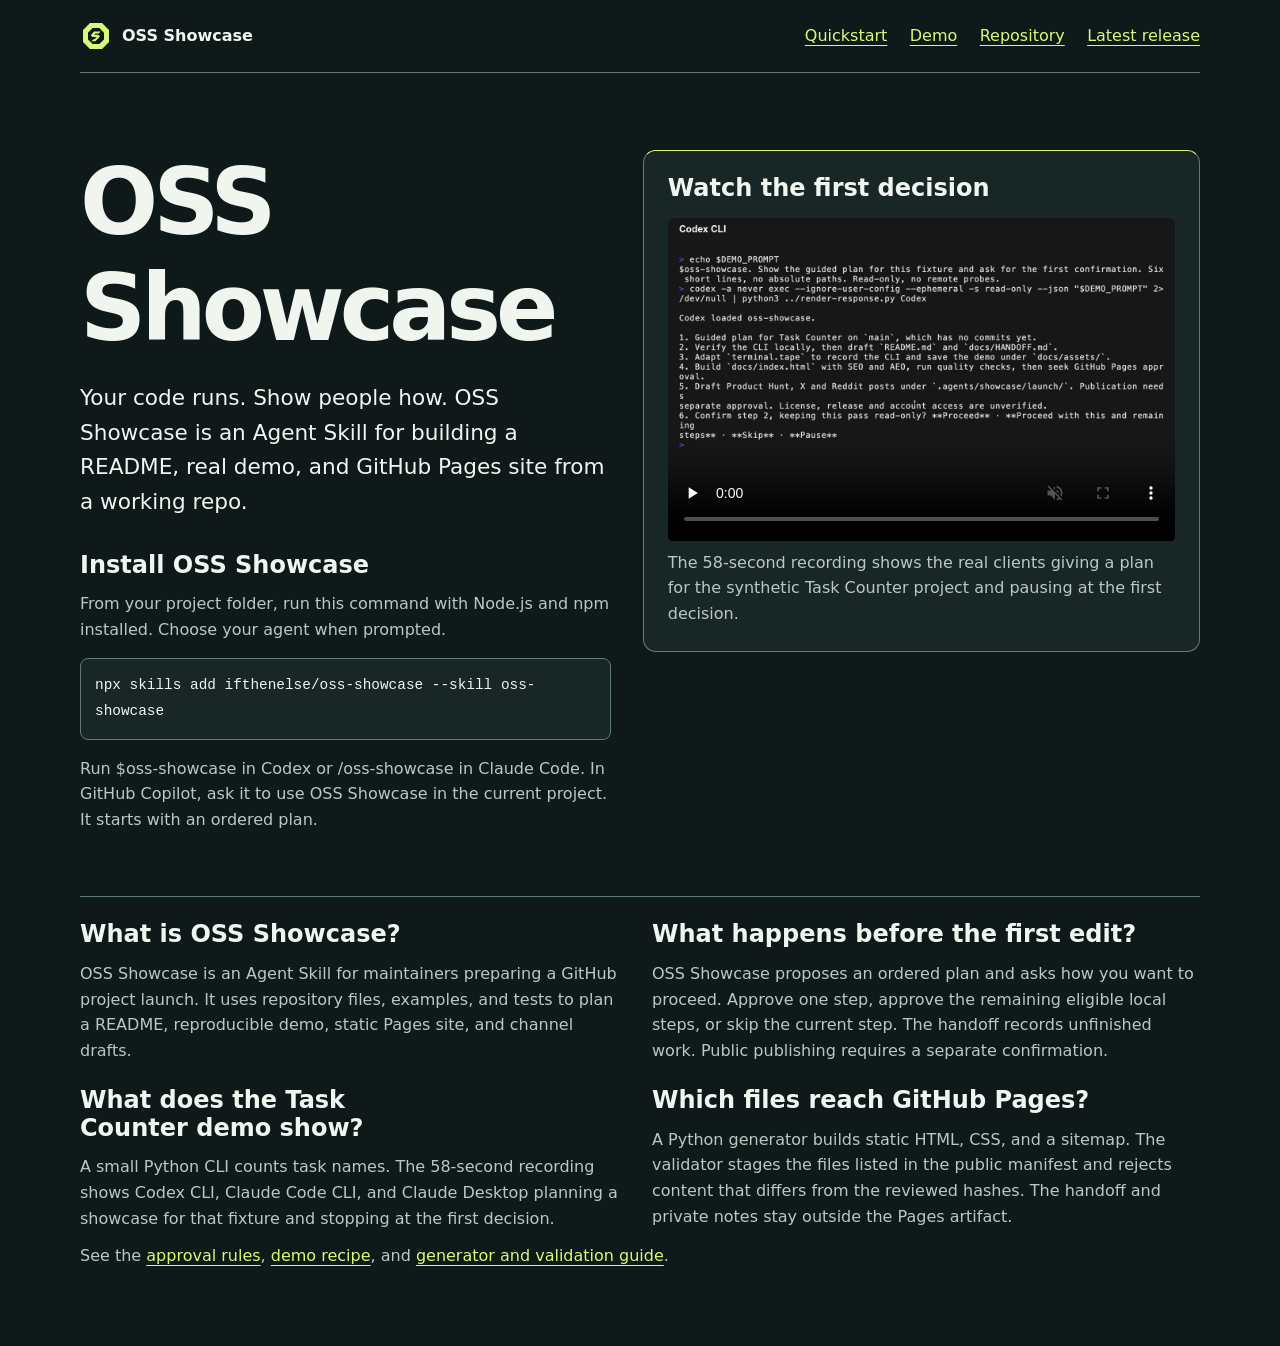
<file: index.html>
<!doctype html>
<html lang="en">
<head>
  <meta charset="utf-8">
  <meta name="viewport" content="width=device-width, initial-scale=1">
  <title>OSS Showcase: Agent Skill for GitHub Project Launches</title>
  <meta name="description" content="Your code runs. Show people how. OSS Showcase is an Agent Skill for building a README, real demo, and GitHub Pages site from a working repo.">
  <link rel="canonical" href="https://ifthenelse.github.io/oss-showcase/">
  <meta property="og:type" content="website">
  <meta property="og:title" content="OSS Showcase: Agent Skill for GitHub Project Launches">
  <meta property="og:description" content="Your code runs. Show people how. OSS Showcase is an Agent Skill for building a README, real demo, and GitHub Pages site from a working repo.">
  <meta property="og:url" content="https://ifthenelse.github.io/oss-showcase/">
  <meta name="twitter:card" content="summary_large_image">
  <meta name="twitter:title" content="OSS Showcase: Agent Skill for GitHub Project Launches">
  <meta name="twitter:description" content="Your code runs. Show people how. OSS Showcase is an Agent Skill for building a README, real demo, and GitHub Pages site from a working repo.">
<meta property="og:image" content="https://ifthenelse.github.io/oss-showcase/assets/social.png">
  <meta property="og:image:alt" content="OSS Showcase and the Claude Desktop approval screen. Your code runs. Show people how.">
  <meta name="twitter:image" content="https://ifthenelse.github.io/oss-showcase/assets/social.png">
  <meta name="twitter:image:alt" content="OSS Showcase and the Claude Desktop approval screen. Your code runs. Show people how.">
  <link rel="icon" href="assets/otto-s-favicon.svg">
  <link rel="stylesheet" href="assets/showcase.css">
<script type="application/ld+json">{"@context": "https://schema.org", "@type": "SoftwareSourceCode", "url": "https://ifthenelse.github.io/oss-showcase/", "name": "OSS Showcase", "description": "Your code runs. Show people how. OSS Showcase is an Agent Skill for building a README, real demo, and GitHub Pages site from a working repo."}</script>
</head>
<body>
  <a class="skip" href="#main">Skip to content</a>
  <header class="wrap">
    <div class="site-brand"><img class="logo" src="assets/otto-s.svg" alt=""><span>OSS Showcase</span></div>
    <nav aria-label="Primary">
      <a href="#quickstart">Quickstart</a>
      <a href="#demo">Demo</a>
      <a href="https://github.com/ifthenelse/oss-showcase">Repository</a>
      <a href="https://github.com/ifthenelse/oss-showcase/releases/latest">Latest release</a>
    </nav>
  </header>
  <main class="wrap" id="main">
    <div class="hero">
      <div class="hero-copy">
        <h1>OSS Showcase</h1>
        <p class="intro">Your code runs. Show people how. OSS Showcase is an Agent Skill for building a README, real demo, and GitHub Pages site from a working repo.</p>
        <section id="quickstart" aria-labelledby="install-heading">
          <h2 id="install-heading">Install OSS Showcase</h2>
          <p>From your project folder, run this command with Node.js and npm installed. Choose your agent when prompted.</p>
          <pre tabindex="0"><code>npx skills add ifthenelse/oss-showcase --skill oss-showcase</code></pre>
          <p>Run $oss-showcase in Codex or /oss-showcase in Claude Code. In GitHub Copilot, ask it to use OSS Showcase in the current project. It starts with an ordered plan.</p>
        </section>
      </div>
      <section class="demo" id="demo" aria-labelledby="demo-heading">
        <h2 id="demo-heading">Watch the first decision</h2>
        <figure><video controls muted playsinline preload="none" aria-label="OSS Showcase guided plan and first approval in Codex CLI, Claude Code CLI, and Claude Desktop" poster="assets/showcase-demo-poster.png" src="assets/showcase-demo.mp4"></video><figcaption>The 58-second recording shows the real clients giving a plan for the synthetic Task Counter project and pausing at the first decision.</figcaption></figure>
      </section>
    </div>
    <div class="answers">
<section><h2>What is OSS Showcase?</h2><p>OSS Showcase is an Agent Skill for maintainers preparing a GitHub project launch. It uses repository files, examples, and tests to plan a README, reproducible demo, static Pages site, and channel drafts.</p></section>
    <section><h2>What happens before the first edit?</h2><p>OSS Showcase proposes an ordered plan and asks how you want to proceed. Approve one step, approve the remaining eligible local steps, or skip the current step. The handoff records unfinished work. Public publishing requires a separate confirmation.</p></section>
    <section><h2>What does the Task Counter demo show?</h2><p>A small Python CLI counts task names. The 58-second recording shows Codex CLI, Claude Code CLI, and Claude Desktop planning a showcase for that fixture and stopping at the first decision.</p></section>
    <section><h2>Which files reach GitHub Pages?</h2><p>A Python generator builds static HTML, CSS, and a sitemap. The validator stages the files listed in the public manifest and rejects content that differs from the reviewed hashes. The handoff and private notes stay outside the Pages artifact.</p></section>
    </div>
    <p>See the <a href="https://github.com/ifthenelse/oss-showcase/blob/main/references/execution.md#guided-workflow">approval rules</a>,
      <a href="https://github.com/ifthenelse/oss-showcase/blob/main/.agents/showcase/demo/README.md">demo recipe</a>, and
      <a href="https://github.com/ifthenelse/oss-showcase/blob/main/references/state.md">generator and validation guide</a>.</p>
  </main>
</body>
</html>
</file>
<file: assets/showcase.css>
:root {
  color-scheme: dark;
  --paper: #10191a;
  --ink: #f0f6ef;
  --muted: #b9c9c2;
  --panel: #192626;
  --line: #627b73;
  --accent: #d6fa78;
}

* { box-sizing: border-box; }
html { scroll-padding-block-start: 1rem; }
body { margin: 0; color: var(--ink); background: var(--paper); font: 1rem/1.6 system-ui, sans-serif; }
.wrap { width: min(1120px, 100% - 2rem); margin-inline: auto; }

header { display: flex; flex-wrap: wrap; align-items: center; justify-content: space-between; gap: .75rem 2rem; padding-block: 1.25rem; border-bottom: 1px solid var(--line); }
.site-brand { display: flex; align-items: center; gap: .625rem; font-weight: 750; }
.site-brand .logo { width: 2rem; height: 2rem; border-radius: 0; }
nav { display: flex; flex-wrap: wrap; gap: .5rem 1.4rem; }
a { color: var(--accent); text-underline-offset: .22em; }
nav a { padding-block: .2rem; }
:focus-visible { outline: 3px solid var(--accent); outline-offset: 4px; }
.skip { position: absolute; inset: .75rem auto auto .75rem; background: var(--paper); padding: .6rem 1rem; z-index: 1; }
.skip:not(:focus) { clip-path: inset(50%); }

main { padding-block: clamp(2rem, 6vw, 5rem); }
.hero { display: grid; gap: 2rem; }
.hero > * { min-width: 0; }
h1, h2 { line-height: 1.15; text-wrap: balance; }
h1 { margin: 0; font-size: clamp(2.75rem, 8vw, 5.75rem); letter-spacing: -.055em; }
h2 { margin-block: 0 .75rem; font-size: clamp(1.2rem, 3vw, 1.5rem); }
p { margin-block: .75rem 0; color: var(--muted); }
.intro { max-width: 45ch; margin-block: 1.25rem 2rem; font-size: clamp(1.15rem, 2vw, 1.35rem); color: var(--ink); }
pre { white-space: pre-wrap; overflow-wrap: anywhere; padding: .875rem; border: 1px solid var(--line); border-radius: .5rem; background: var(--panel); }
code { font-family: ui-monospace, monospace; font-size: .9rem; }
.demo { align-self: start; padding: clamp(1rem, 3vw, 1.5rem); border: 1px solid var(--line); border-top-color: var(--accent); border-radius: .8rem; background: var(--panel); }
img, video { display: block; max-width: 100%; height: auto; border-radius: .4rem; }
figure { margin: 1rem 0 0; }
figcaption { margin-top: .5rem; color: var(--muted); }
.answers { display: grid; gap: 1.5rem; margin-top: clamp(2rem, 5vw, 4rem); padding-top: 1.5rem; border-top: 1px solid var(--line); }

@media (min-width: 800px) {
  .hero { grid-template-columns: minmax(0, 1fr) minmax(0, 1.05fr); align-items: start; }
  .answers { grid-template-columns: repeat(2, minmax(0, 1fr)); }
}
</file>
